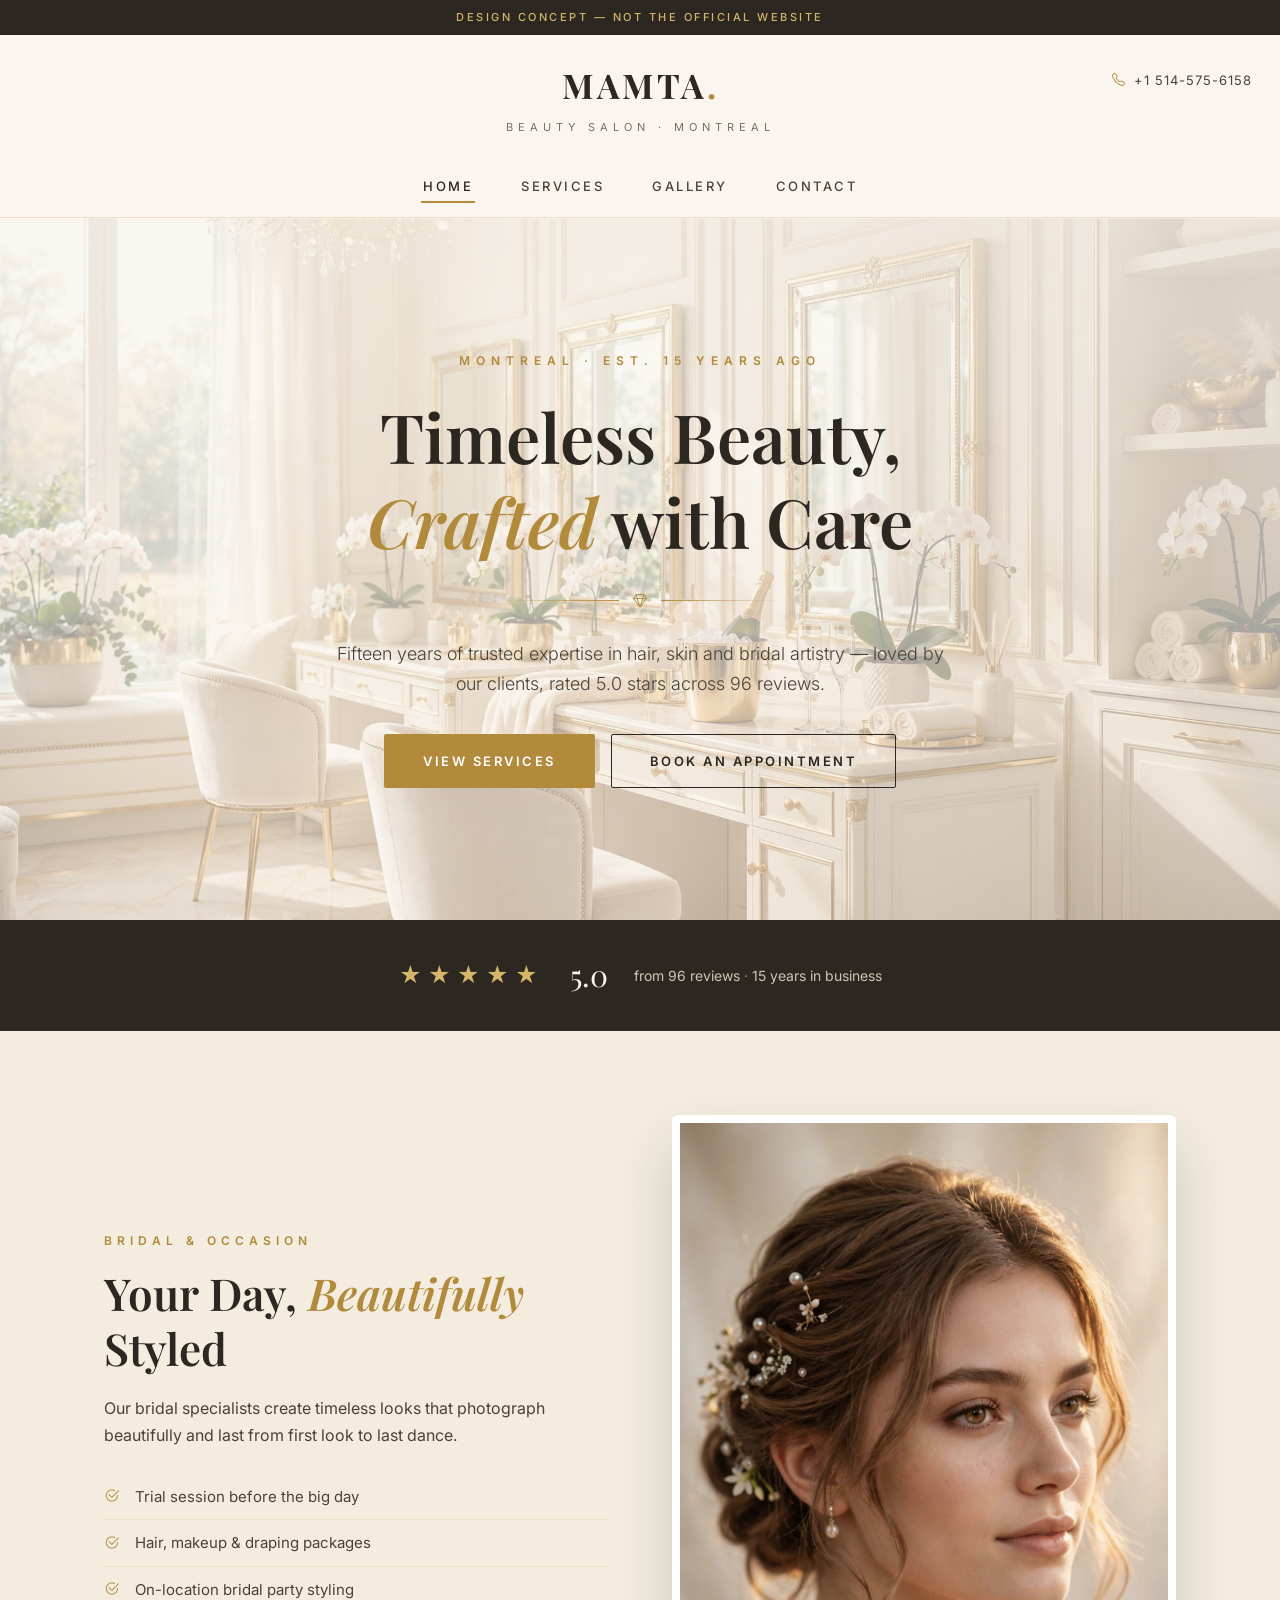
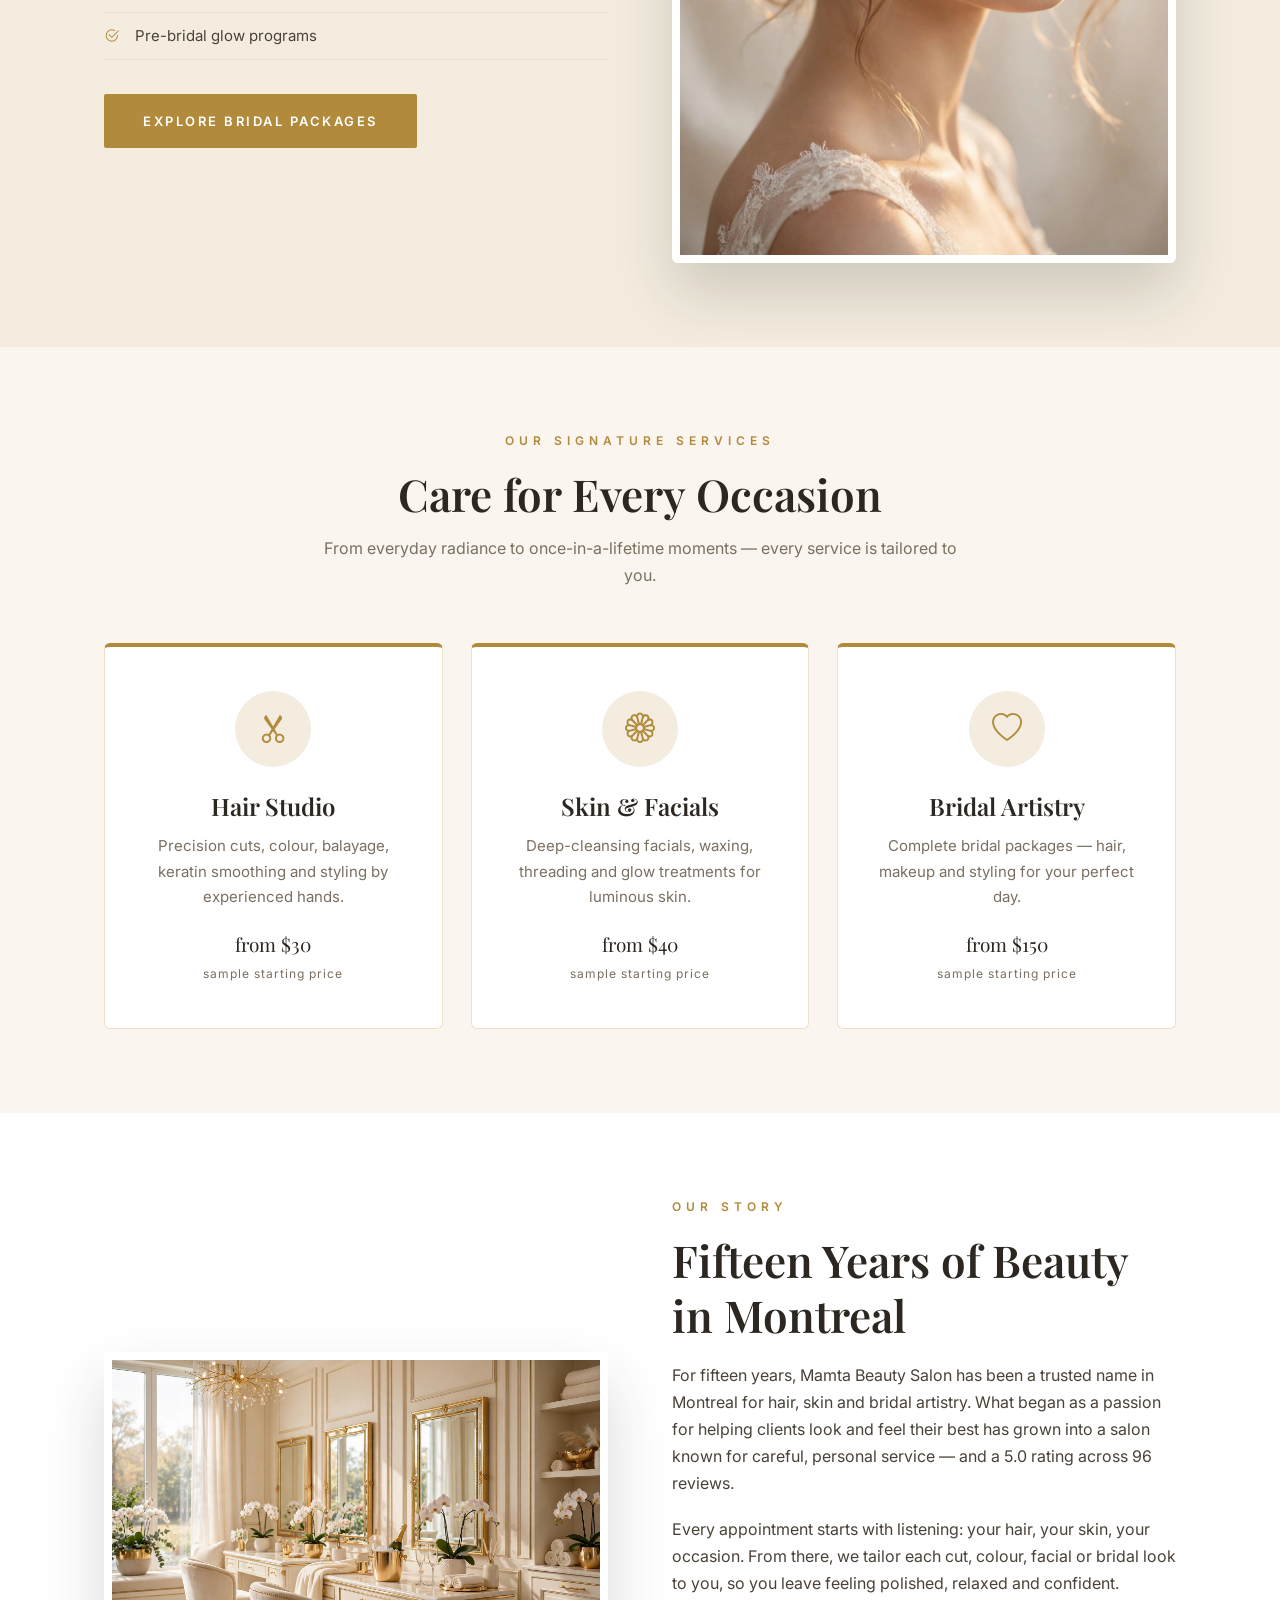
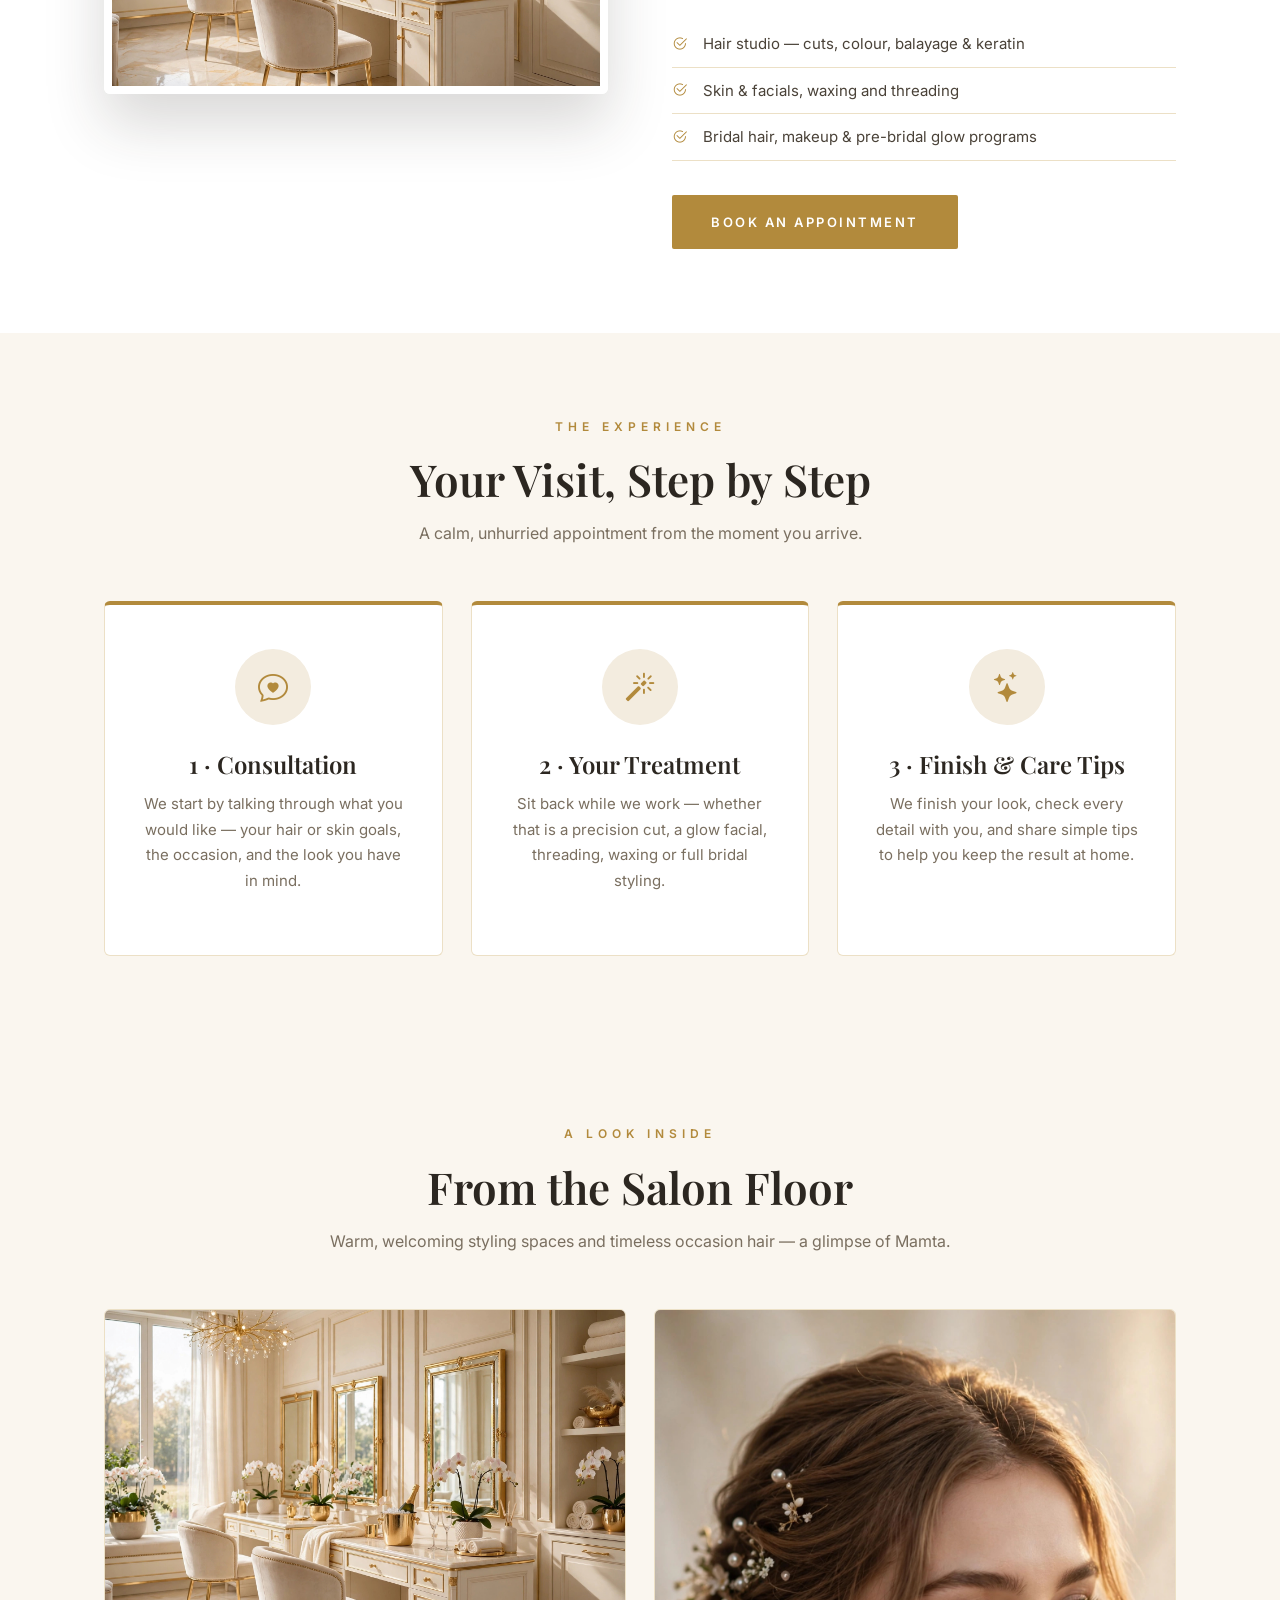
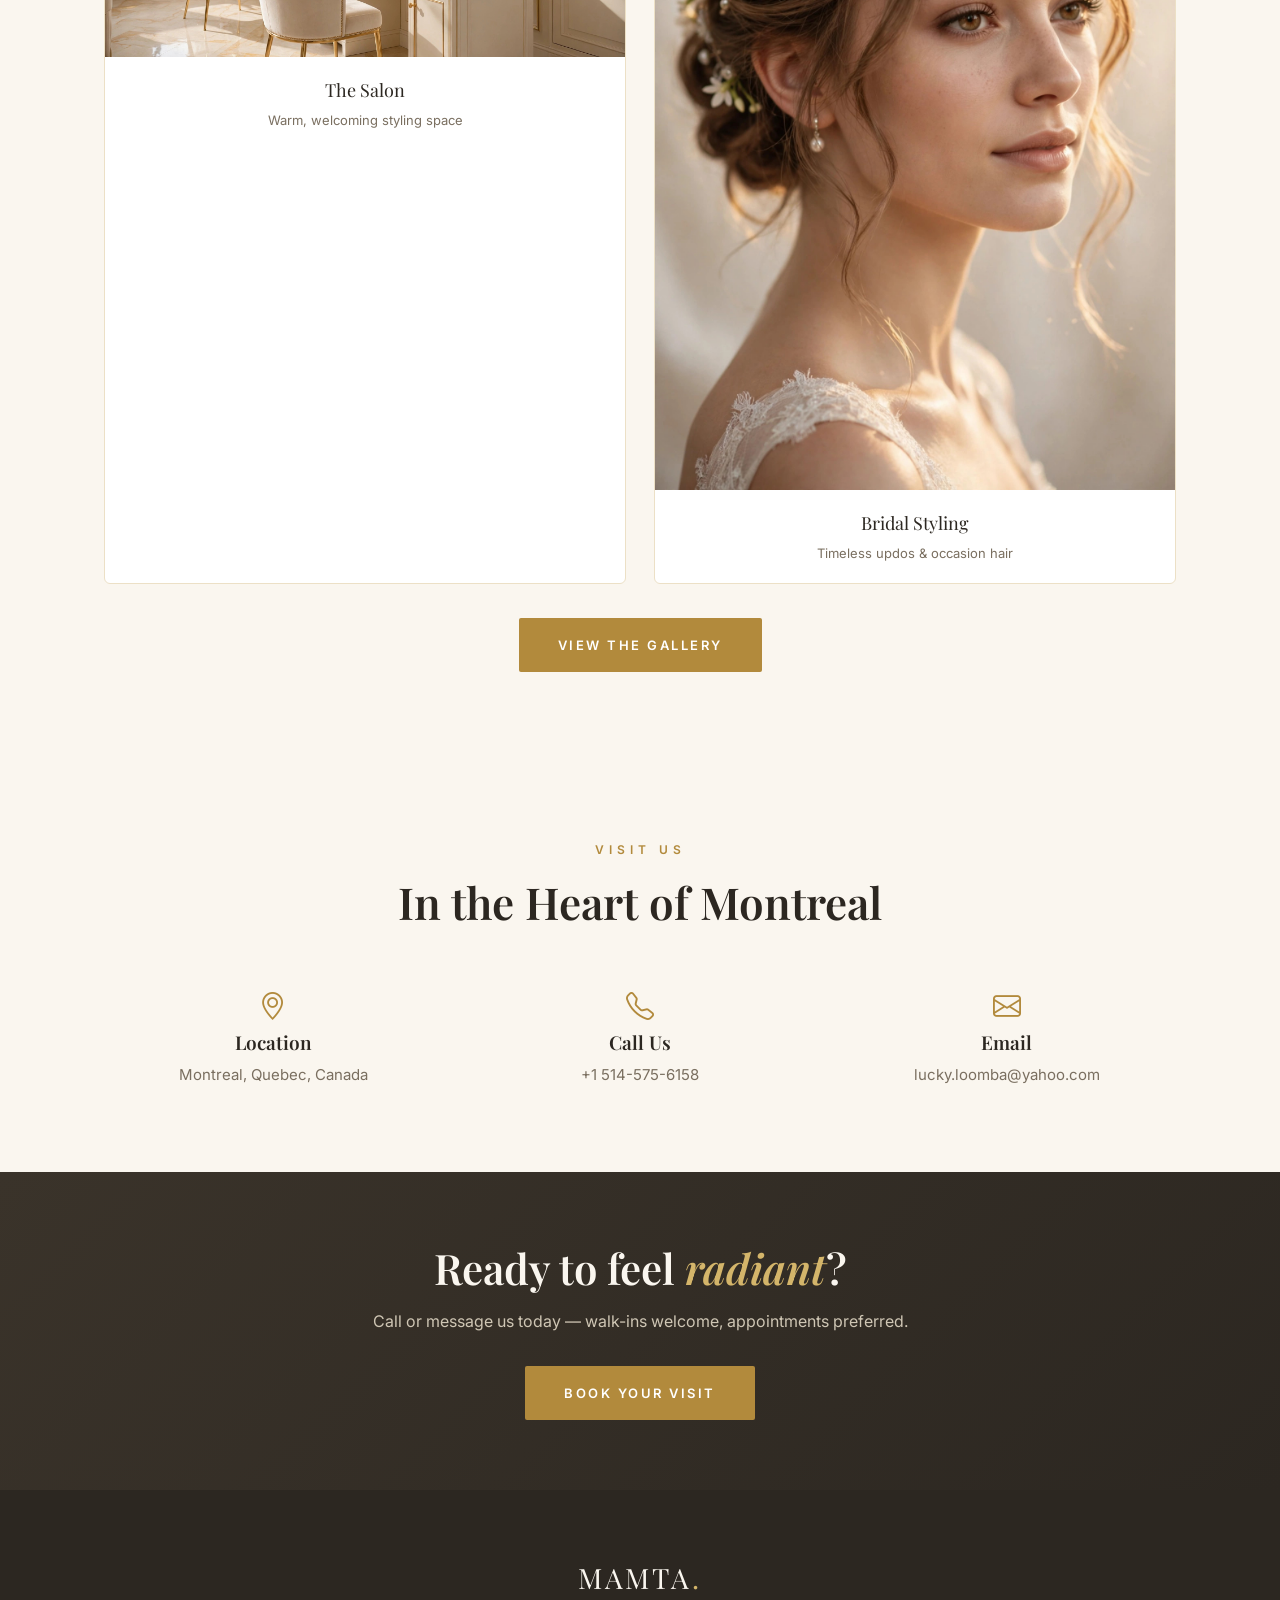
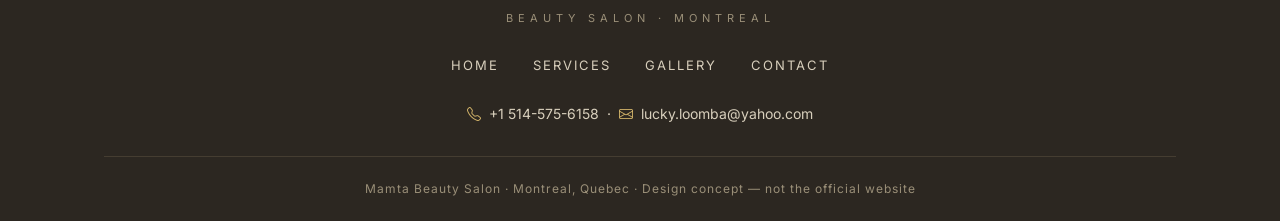
<file: index.html>
<!DOCTYPE html>
<html lang="en">
<head>
<meta charset="UTF-8">
<meta name="viewport" content="width=device-width, initial-scale=1.0">
<title>Mamta Beauty Salon — Montreal | Beauty, Hair &amp; Bridal</title>
<meta name="description" content="Mamta Beauty Salon in Montreal — 15 years of beauty expertise. Hair, skin, bridal and makeup services. 5.0 rating from 96 reviews.">
<link rel="stylesheet" href="https://cdn.jsdelivr.net/npm/bootstrap-icons@1.11.3/font/bootstrap-icons.min.css">
<link rel="stylesheet" href="styles.css">
</head>
<body>
<div class="concept-ribbon">Design concept &mdash; not the official website</div>

<header class="site-header">
  <div class="header-inner">
    <a class="header-phone" href="tel:+15145756158"><i class="bi bi-telephone"></i>+1 514-575-6158</a>
    <div class="brand">
      <div class="name">MAMTA<span>.</span></div>
      <div class="tag">Beauty Salon &middot; Montreal</div>
    </div>
    <input type="checkbox" id="nav-toggle" class="nav-toggle">
    <label for="nav-toggle" class="nav-toggle-label"><i class="bi bi-list"></i></label>
    <nav class="main-nav">
      <a href="index.html" class="active">Home</a>
      <a href="services.html">Services</a>
      <a href="gallery.html">Gallery</a>
      <a href="contact.html">Contact</a>
    </nav>
  </div>
</header>

<section class="hero">
  <div class="hero-inner">
    <div class="kicker">Montreal &middot; Est. 15 Years Ago</div>
    <h1>Timeless Beauty, <em>Crafted</em> with Care</h1>
    <div class="gold-divider"><i class="bi bi-gem"></i></div>
    <p class="lead">Fifteen years of trusted expertise in hair, skin and bridal artistry &mdash; loved by our clients, rated 5.0 stars across 96 reviews.</p>
    <a href="services.html" class="btn btn-gold">View Services</a>
    <a href="contact.html" class="btn btn-outline">Book an Appointment</a>
  </div>
</section>

<div class="rating-strip">
  <div class="wrap">
    <span class="stars" aria-hidden="true">&#9733;&#9733;&#9733;&#9733;&#9733;</span>
    <span class="big">5.0</span>
    <span class="meta">from 96 reviews <span class="dot-sep">&middot;</span> 15 years in business</span>
  </div>
</div>

<section class="bridal">
  <div class="wrap bridal-grid">
    <div class="copy">
      <div class="kicker">Bridal &amp; Occasion</div>
      <h2>Your Day, <span class="serif" style="font-style:italic;color:#b28a3c">Beautifully</span> Styled</h2>
      <p>Our bridal specialists create timeless looks that photograph beautifully and last from first look to last dance.</p>
      <ul>
        <li><i class="bi bi-check2-circle"></i> Trial session before the big day</li>
        <li><i class="bi bi-check2-circle"></i> Hair, makeup &amp; draping packages</li>
        <li><i class="bi bi-check2-circle"></i> On-location bridal party styling</li>
        <li><i class="bi bi-check2-circle"></i> Pre-bridal glow programs</li>
      </ul>
      <a href="services.html" class="btn btn-gold">Explore Bridal Packages</a>
    </div>
    <div class="bridal-img">
      <img src="images/bridal-hair.jpg" alt="Elegant bridal hairstyle" loading="lazy">
    </div>
  </div>
</section>

<section>
  <div class="wrap">
    <div class="sec-head">
      <div class="kicker">Our Signature Services</div>
      <h2>Care for Every Occasion</h2>
      <p>From everyday radiance to once-in-a-lifetime moments &mdash; every service is tailored to you.</p>
    </div>
    <div class="cards">
      <div class="card">
        <div class="icon-circle"><i class="bi bi-scissors"></i></div>
        <h3>Hair Studio</h3>
        <p>Precision cuts, colour, balayage, keratin smoothing and styling by experienced hands.</p>
        <div class="price">from $30<small>sample starting price</small></div>
      </div>
      <div class="card">
        <div class="icon-circle"><i class="bi bi-flower1"></i></div>
        <h3>Skin &amp; Facials</h3>
        <p>Deep-cleansing facials, waxing, threading and glow treatments for luminous skin.</p>
        <div class="price">from $40<small>sample starting price</small></div>
      </div>
      <div class="card">
        <div class="icon-circle"><i class="bi bi-heart"></i></div>
        <h3>Bridal Artistry</h3>
        <p>Complete bridal packages &mdash; hair, makeup and styling for your perfect day.</p>
        <div class="price">from $150<small>sample starting price</small></div>
      </div>
    </div>
  </div>
</section>


<section class="enrich-about">
  <div class="wrap bridal-grid">
    <div class="bridal-img"><img src="images/hero-salon.jpg" alt="Inside Mamta Beauty Salon, Montreal" loading="lazy"></div>
    <div class="copy">
      <div class="kicker">Our Story</div>
      <h2>Fifteen Years of Beauty in Montreal</h2>
      <p>For fifteen years, Mamta Beauty Salon has been a trusted name in Montreal for hair, skin and bridal artistry. What began as a passion for helping clients look and feel their best has grown into a salon known for careful, personal service &mdash; and a 5.0 rating across 96 reviews.</p>
      <p>Every appointment starts with listening: your hair, your skin, your occasion. From there, we tailor each cut, colour, facial or bridal look to you, so you leave feeling polished, relaxed and confident.</p>
      <ul>
        <li><i class="bi bi-check2-circle"></i> Hair studio &mdash; cuts, colour, balayage &amp; keratin</li>
        <li><i class="bi bi-check2-circle"></i> Skin &amp; facials, waxing and threading</li>
        <li><i class="bi bi-check2-circle"></i> Bridal hair, makeup &amp; pre-bridal glow programs</li>
      </ul>
      <a href="contact.html" class="btn btn-gold">Book an Appointment</a>
    </div>
  </div>
</section>

<section class="enrich-experience">
  <div class="wrap">
    <div class="sec-head">
      <div class="kicker">The Experience</div>
      <h2>Your Visit, Step by Step</h2>
      <p>A calm, unhurried appointment from the moment you arrive.</p>
    </div>
    <div class="cards enrich-steps-cards">
      <div class="card"><div class="icon-circle"><i class="bi bi-chat-heart"></i></div><h3>1 &middot; Consultation</h3><p>We start by talking through what you would like &mdash; your hair or skin goals, the occasion, and the look you have in mind.</p></div>
      <div class="card"><div class="icon-circle"><i class="bi bi-magic"></i></div><h3>2 &middot; Your Treatment</h3><p>Sit back while we work &mdash; whether that is a precision cut, a glow facial, threading, waxing or full bridal styling.</p></div>
      <div class="card"><div class="icon-circle"><i class="bi bi-stars"></i></div><h3>3 &middot; Finish &amp; Care Tips</h3><p>We finish your look, check every detail with you, and share simple tips to help you keep the result at home.</p></div>
    </div>
  </div>
</section>

<section class="enrich-gallery">
  <div class="wrap">
    <div class="sec-head">
      <div class="kicker">A Look Inside</div>
      <h2>From the Salon Floor</h2>
      <p>Warm, welcoming styling spaces and timeless occasion hair &mdash; a glimpse of Mamta.</p>
    </div>
    <div class="gallery-grid">
      <figure><img src="images/hero-salon.jpg" alt="Salon interior at Mamta Beauty Salon" loading="lazy"><figcaption>The Salon<small>Warm, welcoming styling space</small></figcaption></figure>
      <figure><img src="images/bridal-hair.jpg" alt="Elegant bridal hairstyle" loading="lazy"><figcaption>Bridal Styling<small>Timeless updos &amp; occasion hair</small></figcaption></figure>
    </div>
    <div style="text-align:center;margin-top:34px"><a href="gallery.html" class="btn btn-gold">View the Gallery</a></div>
  </div>
</section>

<section>
  <div class="wrap">
    <div class="sec-head">
      <div class="kicker">Visit Us</div>
      <h2>In the Heart of Montreal</h2>
    </div>
    <div class="visit-grid">
      <div class="visit-item">
        <i class="bi bi-geo-alt"></i>
        <h3>Location</h3>
        <p>Montreal, Quebec, Canada</p>
      </div>
      <div class="visit-item">
        <i class="bi bi-telephone"></i>
        <h3>Call Us</h3>
        <p><a href="tel:+15145756158">+1 514-575-6158</a></p>
      </div>
      <div class="visit-item">
        <i class="bi bi-envelope"></i>
        <h3>Email</h3>
        <p><a href="mailto:lucky.loomba@yahoo.com">lucky.loomba@yahoo.com</a></p>
      </div>
    </div>
  </div>
</section>

<div class="cta-band">
  <div class="wrap">
    <h2>Ready to feel <em>radiant</em>?</h2>
    <p>Call or message us today &mdash; walk-ins welcome, appointments preferred.</p>
    <a href="contact.html" class="btn btn-gold">Book Your Visit</a>
  </div>
</div>

<footer>
  <div class="wrap">
    <div class="fbrand">MAMTA<span>.</span></div>
    <div class="ftag">Beauty Salon &middot; Montreal</div>
    <div class="flinks">
      <a href="index.html">Home</a>
      <a href="services.html">Services</a>
      <a href="gallery.html">Gallery</a>
      <a href="contact.html">Contact</a>
    </div>
    <div class="fcontact">
      <i class="bi bi-telephone"></i>+1 514-575-6158 &nbsp;&middot;&nbsp;
      <i class="bi bi-envelope"></i>lucky.loomba@yahoo.com
    </div>
    <div class="fbottom">Mamta Beauty Salon &middot; Montreal, Quebec &middot; Design concept &mdash; not the official website</div>
  </div>
</footer>
</body>
</html>
</file>
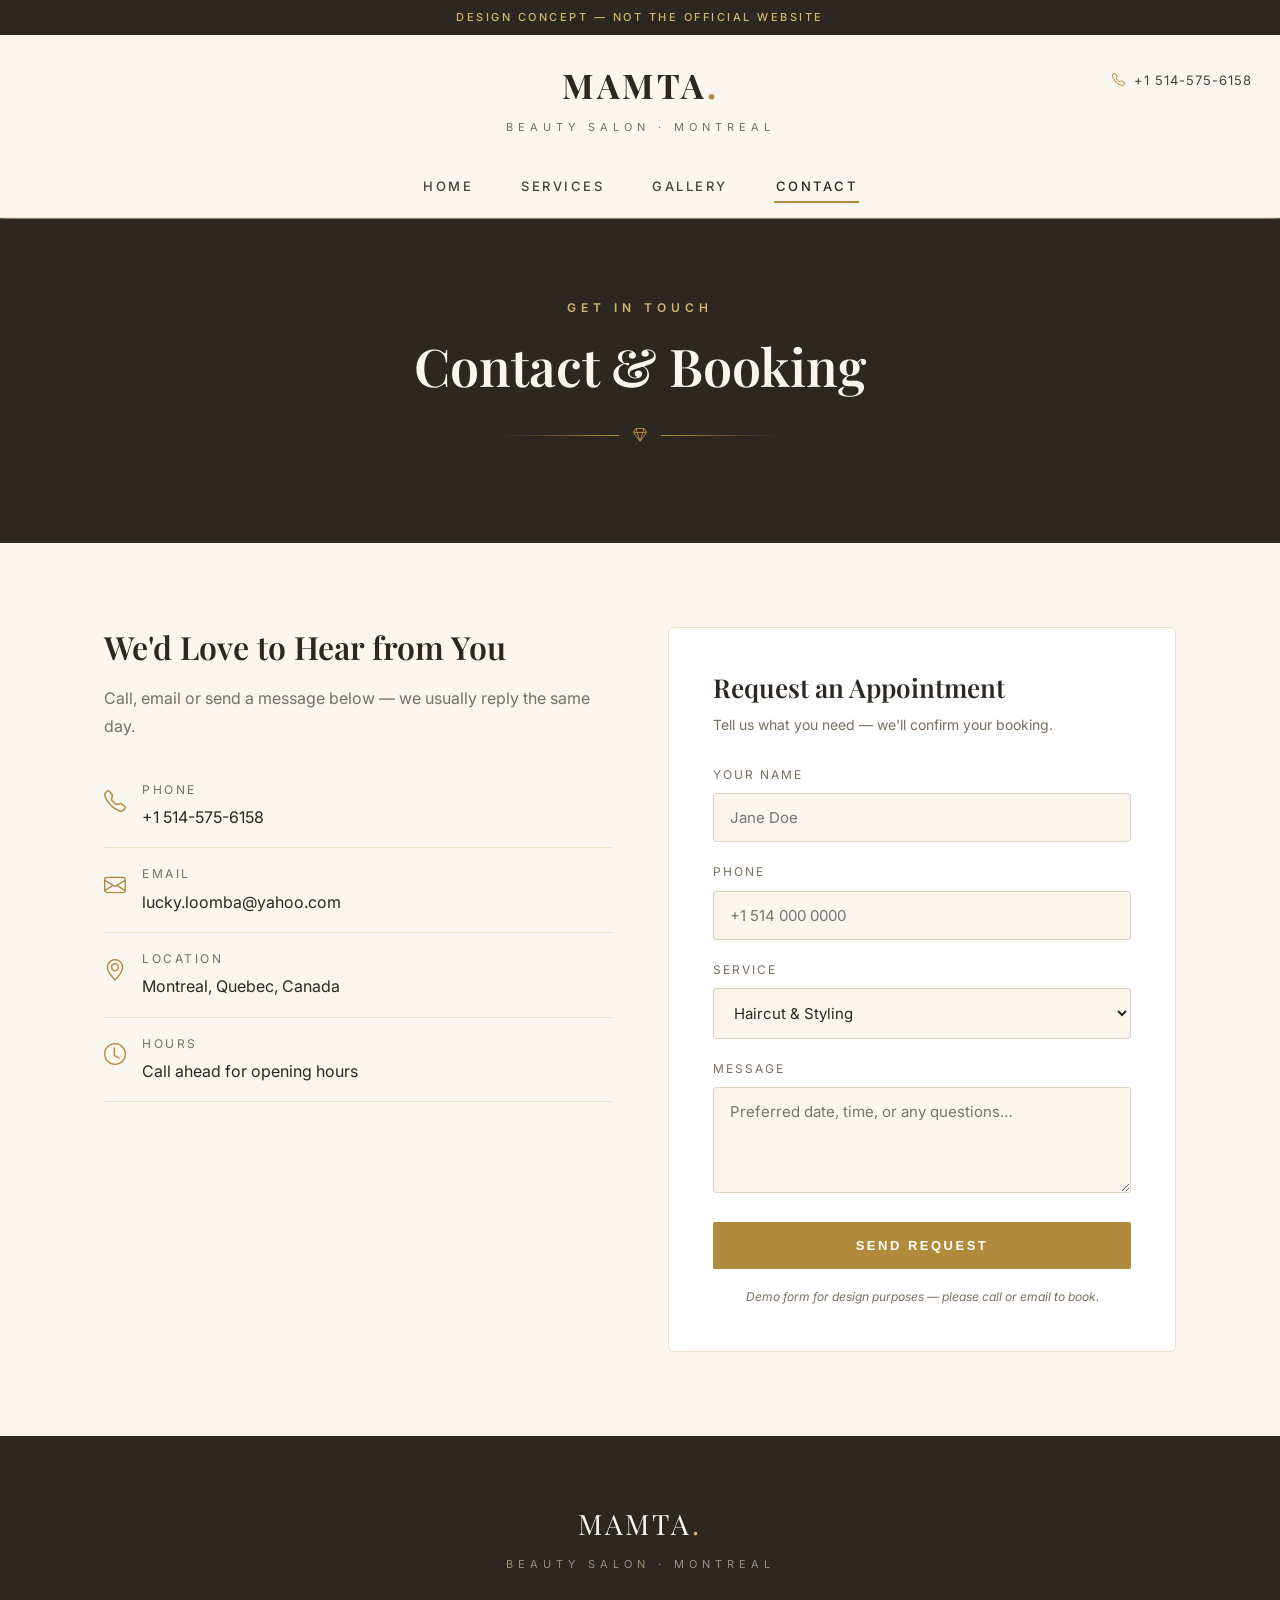
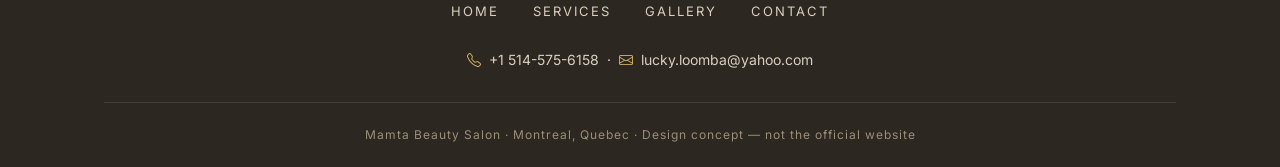
<file: contact.html>
<!DOCTYPE html>
<html lang="en">
<head>
<meta charset="UTF-8">
<meta name="viewport" content="width=device-width, initial-scale=1.0">
<title>Contact — Mamta Beauty Salon, Montreal</title>
<meta name="description" content="Contact Mamta Beauty Salon, Montreal — call +1 514-575-6158 or email lucky.loomba@yahoo.com to book.">
<link rel="stylesheet" href="https://cdn.jsdelivr.net/npm/bootstrap-icons@1.11.3/font/bootstrap-icons.min.css">
<link rel="stylesheet" href="styles.css">
</head>
<body>
<div class="concept-ribbon">Design concept &mdash; not the official website</div>

<header class="site-header">
  <div class="header-inner">
    <a class="header-phone" href="tel:+15145756158"><i class="bi bi-telephone"></i>+1 514-575-6158</a>
    <div class="brand">
      <div class="name">MAMTA<span>.</span></div>
      <div class="tag">Beauty Salon &middot; Montreal</div>
    </div>
    <input type="checkbox" id="nav-toggle" class="nav-toggle">
    <label for="nav-toggle" class="nav-toggle-label"><i class="bi bi-list"></i></label>
    <nav class="main-nav">
      <a href="index.html">Home</a>
      <a href="services.html">Services</a>
      <a href="gallery.html">Gallery</a>
      <a href="contact.html" class="active">Contact</a>
    </nav>
  </div>
</header>

<div class="page-hero">
  <div class="wrap">
    <div class="kicker">Get In Touch</div>
    <h1>Contact &amp; Booking</h1>
    <div class="gold-divider"><i class="bi bi-gem"></i></div>
  </div>
</div>

<section>
  <div class="wrap contact-grid">
    <div class="contact-info">
      <h2>We'd Love to Hear from You</h2>
      <p style="color:#7a6f60;margin-bottom:24px">Call, email or send a message below &mdash; we usually reply the same day.</p>
      <div class="contact-line">
        <i class="bi bi-telephone"></i>
        <div><div class="lbl">Phone</div><div class="val"><a href="tel:+15145756158">+1 514-575-6158</a></div></div>
      </div>
      <div class="contact-line">
        <i class="bi bi-envelope"></i>
        <div><div class="lbl">Email</div><div class="val"><a href="mailto:lucky.loomba@yahoo.com">lucky.loomba@yahoo.com</a></div></div>
      </div>
      <div class="contact-line">
        <i class="bi bi-geo-alt"></i>
        <div><div class="lbl">Location</div><div class="val">Montreal, Quebec, Canada</div></div>
      </div>
      <div class="contact-line">
        <i class="bi bi-clock"></i>
        <div><div class="lbl">Hours</div><div class="val">Call ahead for opening hours</div></div>
      </div>
    </div>
    <form class="demo-form" action="#" method="post" onsubmit="return false;">
      <h3>Request an Appointment</h3>
      <p class="form-sub">Tell us what you need &mdash; we'll confirm your booking.</p>
      <div class="field">
        <label for="cname">Your Name</label>
        <input type="text" id="cname" name="name" placeholder="Jane Doe" required>
      </div>
      <div class="field">
        <label for="cphone">Phone</label>
        <input type="tel" id="cphone" name="phone" placeholder="+1 514 000 0000" required>
      </div>
      <div class="field">
        <label for="cservice">Service</label>
        <select id="cservice" name="service">
          <option>Haircut &amp; Styling</option>
          <option>Colour / Balayage</option>
          <option>Facial / Skin Treatment</option>
          <option>Bridal Package</option>
          <option>Other</option>
        </select>
      </div>
      <div class="field">
        <label for="cmsg">Message</label>
        <textarea id="cmsg" name="message" rows="4" placeholder="Preferred date, time, or any questions&hellip;"></textarea>
      </div>
      <button type="submit" class="btn btn-gold" style="width:100%">Send Request</button>
      <p class="demo-tag">Demo form for design purposes &mdash; please call or email to book.</p>
    </form>
  </div>
</section>

<footer>
  <div class="wrap">
    <div class="fbrand">MAMTA<span>.</span></div>
    <div class="ftag">Beauty Salon &middot; Montreal</div>
    <div class="flinks">
      <a href="index.html">Home</a>
      <a href="services.html">Services</a>
      <a href="gallery.html">Gallery</a>
      <a href="contact.html">Contact</a>
    </div>
    <div class="fcontact">
      <i class="bi bi-telephone"></i>+1 514-575-6158 &nbsp;&middot;&nbsp;
      <i class="bi bi-envelope"></i>lucky.loomba@yahoo.com
    </div>
    <div class="fbottom">Mamta Beauty Salon &middot; Montreal, Quebec &middot; Design concept &mdash; not the official website</div>
  </div>
</footer>
</body>
</html>
</file>
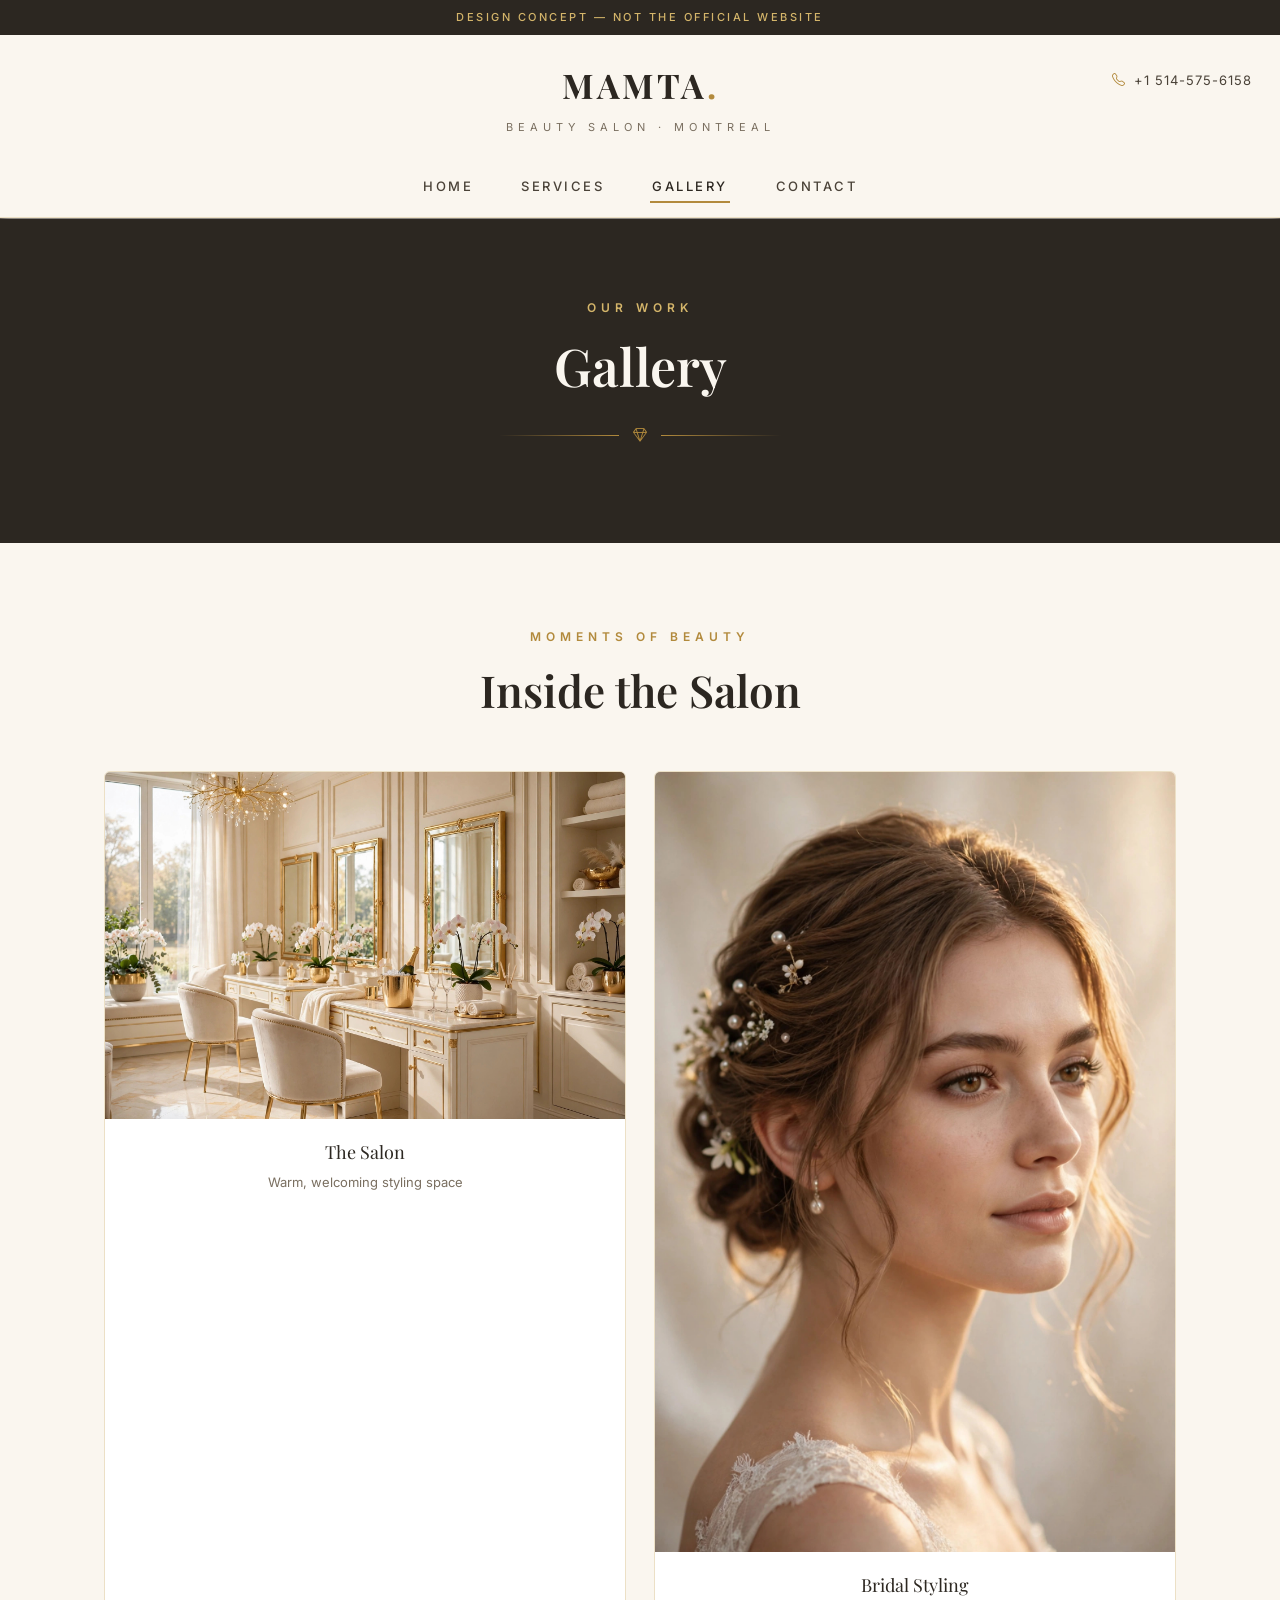
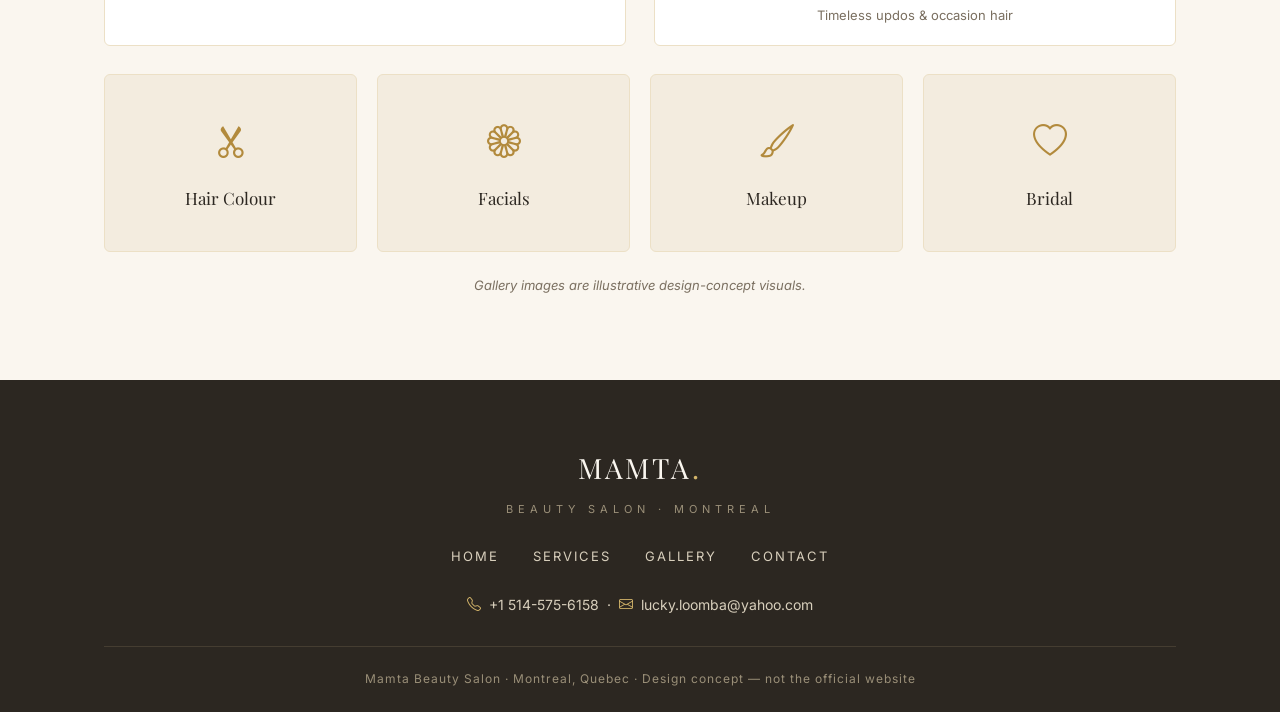
<file: gallery.html>
<!DOCTYPE html>
<html lang="en">
<head>
<meta charset="UTF-8">
<meta name="viewport" content="width=device-width, initial-scale=1.0">
<title>Gallery — Mamta Beauty Salon, Montreal</title>
<meta name="description" content="A look inside Mamta Beauty Salon, Montreal — salon, bridal styling and beauty work.">
<link rel="stylesheet" href="https://cdn.jsdelivr.net/npm/bootstrap-icons@1.11.3/font/bootstrap-icons.min.css">
<link rel="stylesheet" href="styles.css">
</head>
<body>
<div class="concept-ribbon">Design concept &mdash; not the official website</div>

<header class="site-header">
  <div class="header-inner">
    <a class="header-phone" href="tel:+15145756158"><i class="bi bi-telephone"></i>+1 514-575-6158</a>
    <div class="brand">
      <div class="name">MAMTA<span>.</span></div>
      <div class="tag">Beauty Salon &middot; Montreal</div>
    </div>
    <input type="checkbox" id="nav-toggle" class="nav-toggle">
    <label for="nav-toggle" class="nav-toggle-label"><i class="bi bi-list"></i></label>
    <nav class="main-nav">
      <a href="index.html">Home</a>
      <a href="services.html">Services</a>
      <a href="gallery.html" class="active">Gallery</a>
      <a href="contact.html">Contact</a>
    </nav>
  </div>
</header>

<div class="page-hero">
  <div class="wrap">
    <div class="kicker">Our Work</div>
    <h1>Gallery</h1>
    <div class="gold-divider"><i class="bi bi-gem"></i></div>
  </div>
</div>

<section>
  <div class="wrap">
    <div class="sec-head">
      <div class="kicker">Moments of Beauty</div>
      <h2>Inside the Salon</h2>
    </div>
    <div class="gallery-grid">
      <figure>
        <img src="images/hero-salon.jpg" alt="Salon interior" loading="lazy">
        <figcaption>The Salon<small>Warm, welcoming styling space</small></figcaption>
      </figure>
      <figure>
        <img src="images/bridal-hair.jpg" alt="Bridal hairstyle" loading="lazy">
        <figcaption>Bridal Styling<small>Timeless updos &amp; occasion hair</small></figcaption>
      </figure>
    </div>
    <div class="gallery-tiles">
      <div class="tile"><i class="bi bi-scissors"></i><p>Hair Colour</p></div>
      <div class="tile"><i class="bi bi-flower1"></i><p>Facials</p></div>
      <div class="tile"><i class="bi bi-brush"></i><p>Makeup</p></div>
      <div class="tile"><i class="bi bi-heart"></i><p>Bridal</p></div>
    </div>
    <p class="sample-note">Gallery images are illustrative design-concept visuals.</p>
  </div>
</section>

<footer>
  <div class="wrap">
    <div class="fbrand">MAMTA<span>.</span></div>
    <div class="ftag">Beauty Salon &middot; Montreal</div>
    <div class="flinks">
      <a href="index.html">Home</a>
      <a href="services.html">Services</a>
      <a href="gallery.html">Gallery</a>
      <a href="contact.html">Contact</a>
    </div>
    <div class="fcontact">
      <i class="bi bi-telephone"></i>+1 514-575-6158 &nbsp;&middot;&nbsp;
      <i class="bi bi-envelope"></i>lucky.loomba@yahoo.com
    </div>
    <div class="fbottom">Mamta Beauty Salon &middot; Montreal, Quebec &middot; Design concept &mdash; not the official website</div>
  </div>
</footer>
</body>
</html>
</file>
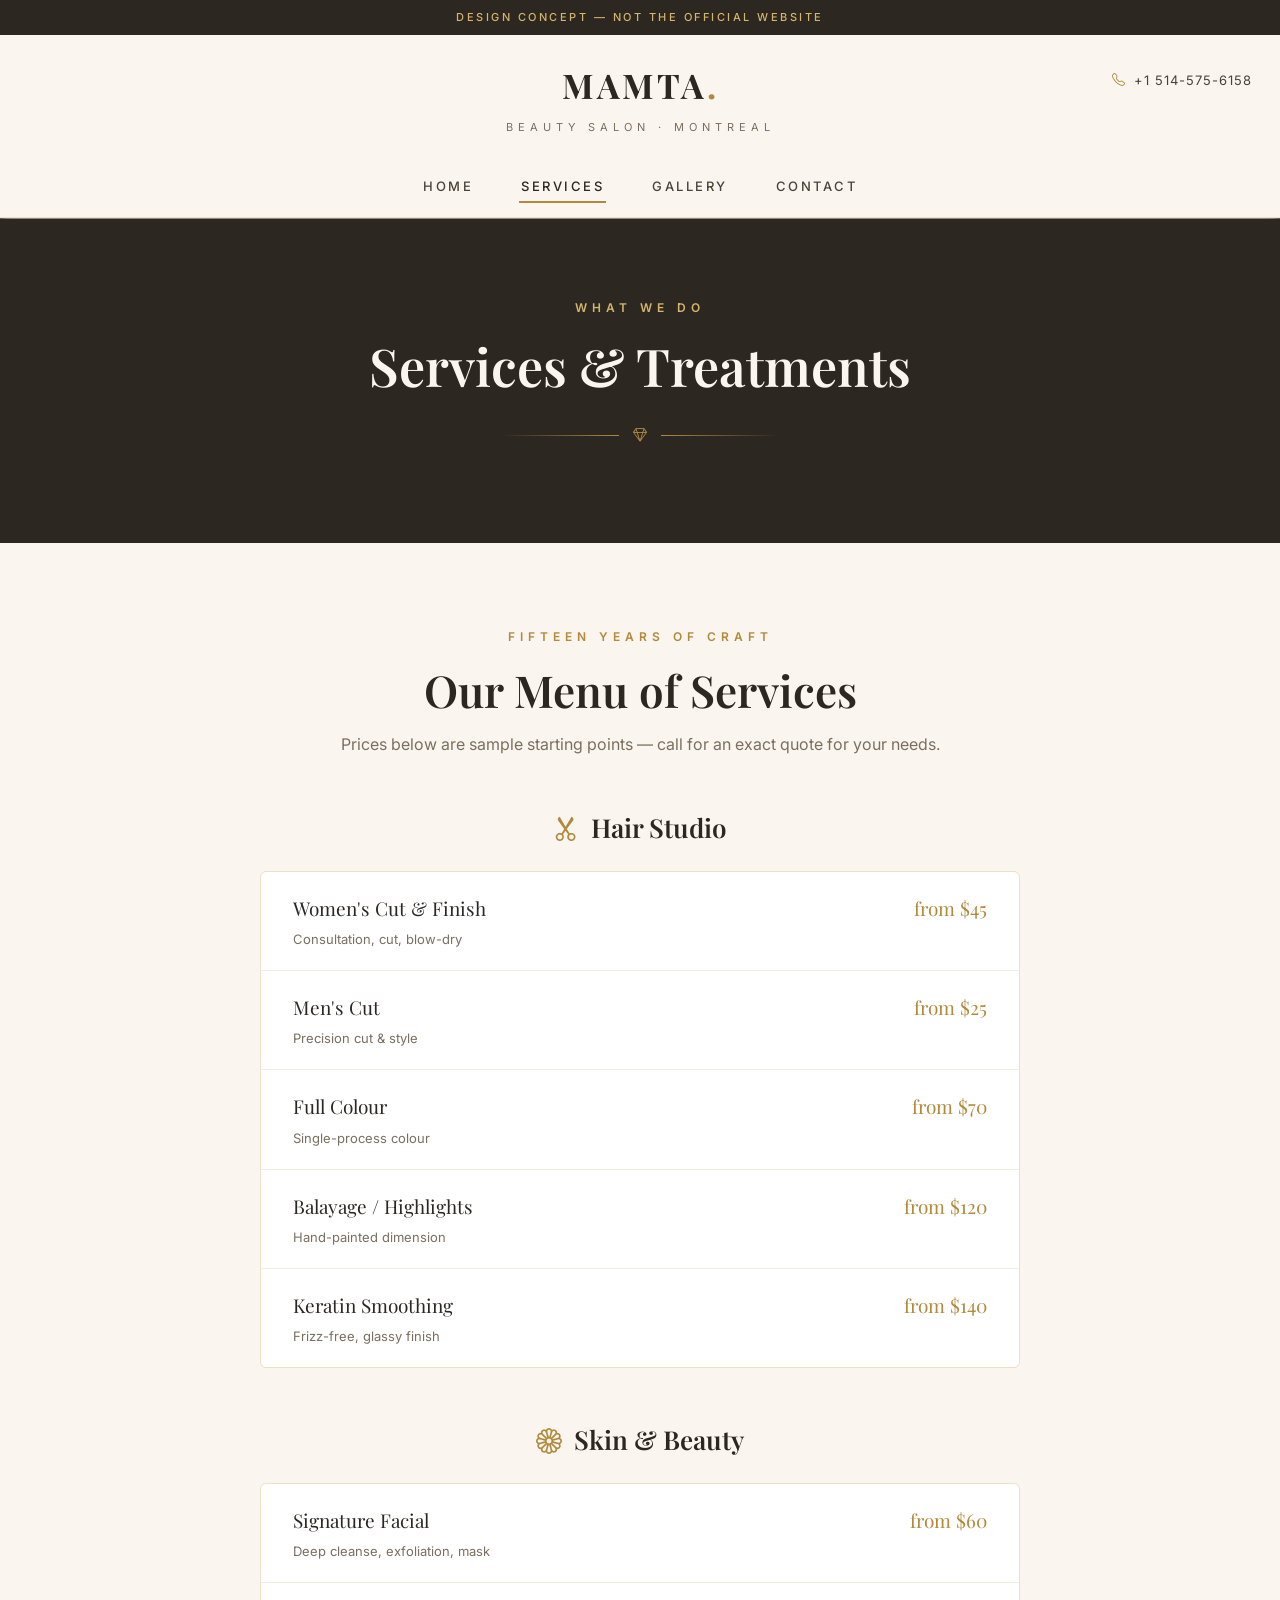
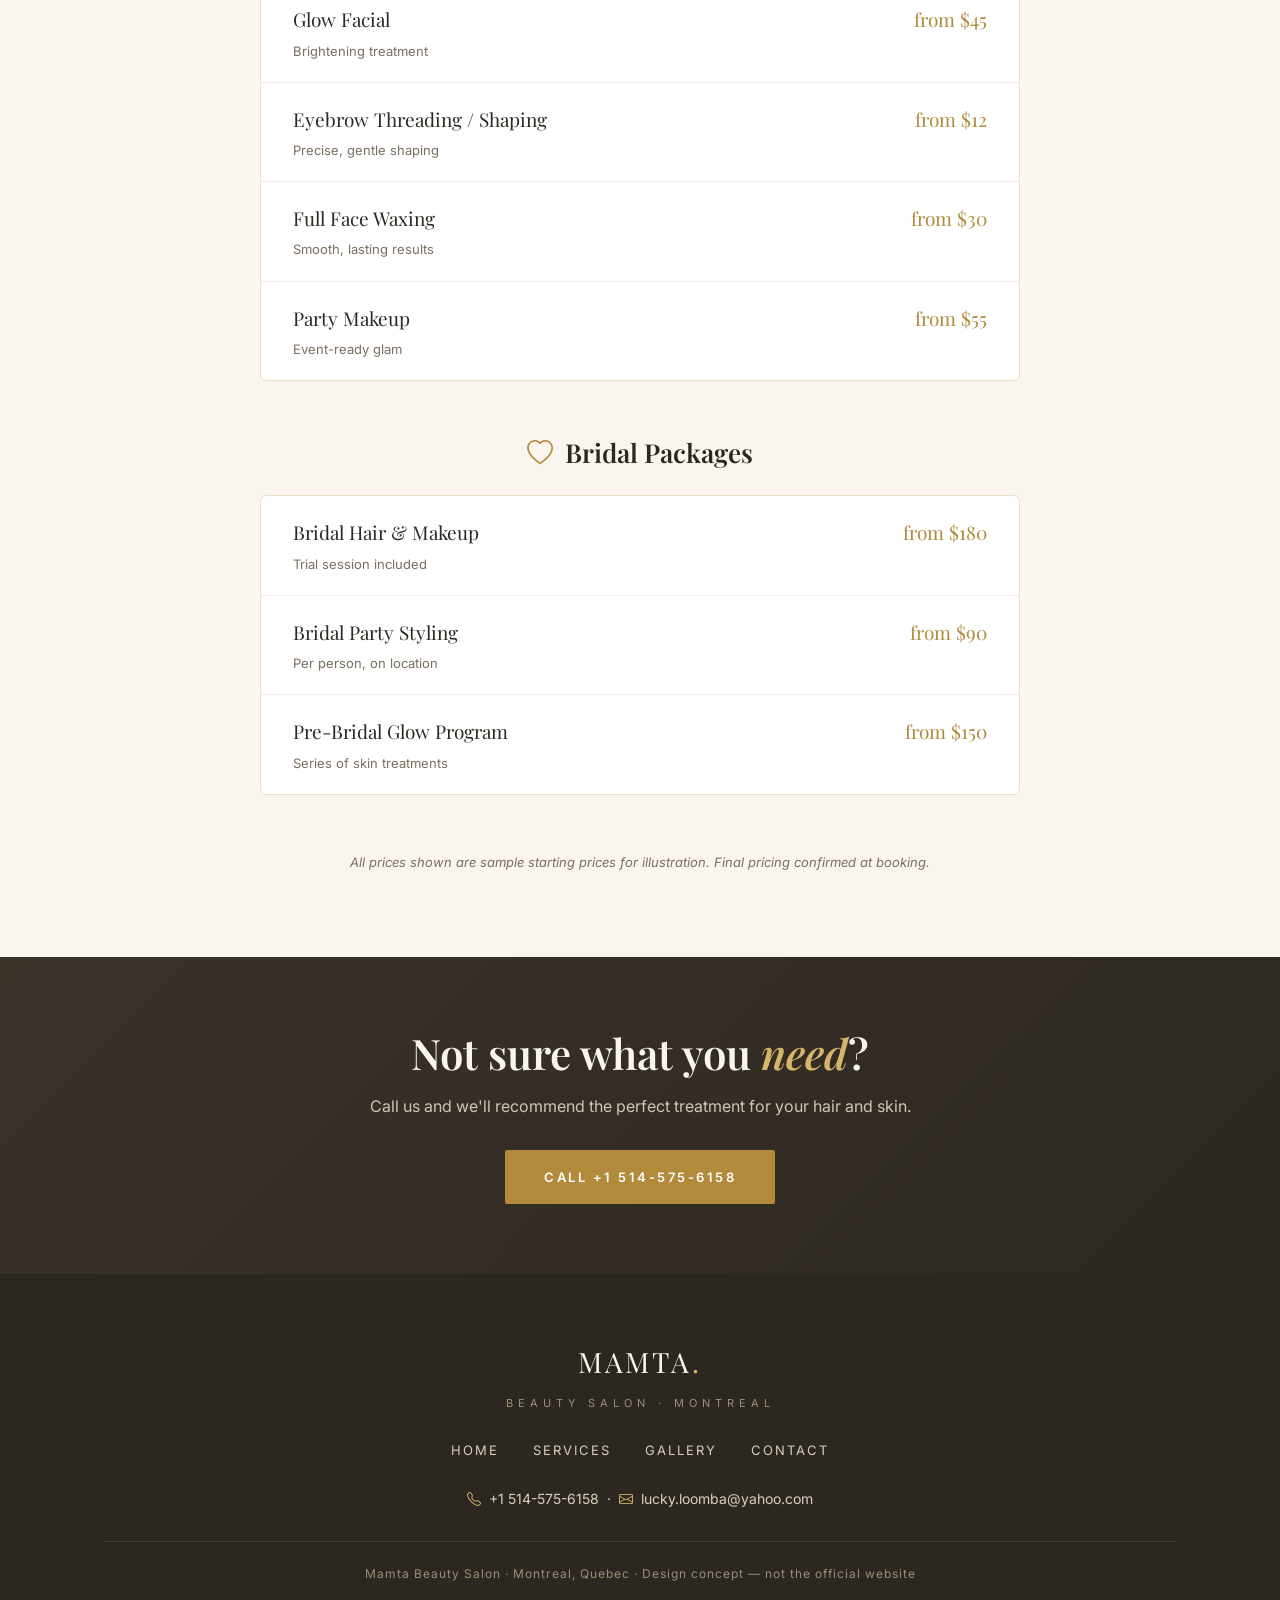
<file: services.html>
<!DOCTYPE html>
<html lang="en">
<head>
<meta charset="UTF-8">
<meta name="viewport" content="width=device-width, initial-scale=1.0">
<title>Services — Mamta Beauty Salon, Montreal</title>
<meta name="description" content="Hair, skin, bridal and makeup services at Mamta Beauty Salon, Montreal.">
<link rel="stylesheet" href="https://cdn.jsdelivr.net/npm/bootstrap-icons@1.11.3/font/bootstrap-icons.min.css">
<link rel="stylesheet" href="styles.css">
</head>
<body>
<div class="concept-ribbon">Design concept &mdash; not the official website</div>

<header class="site-header">
  <div class="header-inner">
    <a class="header-phone" href="tel:+15145756158"><i class="bi bi-telephone"></i>+1 514-575-6158</a>
    <div class="brand">
      <div class="name">MAMTA<span>.</span></div>
      <div class="tag">Beauty Salon &middot; Montreal</div>
    </div>
    <input type="checkbox" id="nav-toggle" class="nav-toggle">
    <label for="nav-toggle" class="nav-toggle-label"><i class="bi bi-list"></i></label>
    <nav class="main-nav">
      <a href="index.html">Home</a>
      <a href="services.html" class="active">Services</a>
      <a href="gallery.html">Gallery</a>
      <a href="contact.html">Contact</a>
    </nav>
  </div>
</header>

<div class="page-hero">
  <div class="wrap">
    <div class="kicker">What We Do</div>
    <h1>Services &amp; Treatments</h1>
    <div class="gold-divider"><i class="bi bi-gem"></i></div>
  </div>
</div>

<section>
  <div class="wrap">
    <div class="sec-head">
      <div class="kicker">Fifteen Years of Craft</div>
      <h2>Our Menu of Services</h2>
      <p>Prices below are sample starting points &mdash; call for an exact quote for your needs.</p>
    </div>

    <div class="price-group">
      <h3><i class="bi bi-scissors" style="color:#b28a3c"></i>&nbsp; Hair Studio</h3>
      <div class="price-list">
        <div class="price-row"><div class="svc">Women's Cut &amp; Finish<small>Consultation, cut, blow-dry</small></div><div class="amt">from $45</div></div>
        <div class="price-row"><div class="svc">Men's Cut<small>Precision cut &amp; style</small></div><div class="amt">from $25</div></div>
        <div class="price-row"><div class="svc">Full Colour<small>Single-process colour</small></div><div class="amt">from $70</div></div>
        <div class="price-row"><div class="svc">Balayage / Highlights<small>Hand-painted dimension</small></div><div class="amt">from $120</div></div>
        <div class="price-row"><div class="svc">Keratin Smoothing<small>Frizz-free, glassy finish</small></div><div class="amt">from $140</div></div>
      </div>
    </div>

    <div class="price-group">
      <h3><i class="bi bi-flower1" style="color:#b28a3c"></i>&nbsp; Skin &amp; Beauty</h3>
      <div class="price-list">
        <div class="price-row"><div class="svc">Signature Facial<small>Deep cleanse, exfoliation, mask</small></div><div class="amt">from $60</div></div>
        <div class="price-row"><div class="svc">Glow Facial<small>Brightening treatment</small></div><div class="amt">from $45</div></div>
        <div class="price-row"><div class="svc">Eyebrow Threading / Shaping<small>Precise, gentle shaping</small></div><div class="amt">from $12</div></div>
        <div class="price-row"><div class="svc">Full Face Waxing<small>Smooth, lasting results</small></div><div class="amt">from $30</div></div>
        <div class="price-row"><div class="svc">Party Makeup<small>Event-ready glam</small></div><div class="amt">from $55</div></div>
      </div>
    </div>

    <div class="price-group">
      <h3><i class="bi bi-heart" style="color:#b28a3c"></i>&nbsp; Bridal Packages</h3>
      <div class="price-list">
        <div class="price-row"><div class="svc">Bridal Hair &amp; Makeup<small>Trial session included</small></div><div class="amt">from $180</div></div>
        <div class="price-row"><div class="svc">Bridal Party Styling<small>Per person, on location</small></div><div class="amt">from $90</div></div>
        <div class="price-row"><div class="svc">Pre-Bridal Glow Program<small>Series of skin treatments</small></div><div class="amt">from $150</div></div>
      </div>
    </div>

    <p class="sample-note">All prices shown are sample starting prices for illustration. Final pricing confirmed at booking.</p>
  </div>
</section>

<div class="cta-band">
  <div class="wrap">
    <h2>Not sure what you <em>need</em>?</h2>
    <p>Call us and we'll recommend the perfect treatment for your hair and skin.</p>
    <a href="tel:+15145756158" class="btn btn-gold">Call +1 514-575-6158</a>
  </div>
</div>

<footer>
  <div class="wrap">
    <div class="fbrand">MAMTA<span>.</span></div>
    <div class="ftag">Beauty Salon &middot; Montreal</div>
    <div class="flinks">
      <a href="index.html">Home</a>
      <a href="services.html">Services</a>
      <a href="gallery.html">Gallery</a>
      <a href="contact.html">Contact</a>
    </div>
    <div class="fcontact">
      <i class="bi bi-telephone"></i>+1 514-575-6158 &nbsp;&middot;&nbsp;
      <i class="bi bi-envelope"></i>lucky.loomba@yahoo.com
    </div>
    <div class="fbottom">Mamta Beauty Salon &middot; Montreal, Quebec &middot; Design concept &mdash; not the official website</div>
  </div>
</footer>
</body>
</html>
</file>
<file: styles.css>
/* Mamta Beauty Salon — warm ivory + charcoal + gold, light luxury */
@import url('https://fonts.googleapis.com/css2?family=Playfair+Display:ital,wght@0,400;0,500;0,600;0,700;1,400;1,500&family=Inter:wght@300;400;500;600&display=swap');

:root{
  --ivory:#faf6ef;
  --ivory-deep:#f3ecdf;
  --charcoal:#2c2721;
  --charcoal-soft:#4a4238;
  --gold:#b28a3c;
  --gold-light:#d4b56a;
  --gold-faint:#ece0c6;
  --white:#ffffff;
  --muted:#7a6f60;
}

*{margin:0;padding:0;box-sizing:border-box}
html{scroll-behavior:smooth}
body{
  font-family:'Inter',sans-serif;
  background:var(--ivory);
  color:var(--charcoal);
  line-height:1.7;
  font-size:16px;
}
img{max-width:100%;display:block;height:auto}
a{color:inherit;text-decoration:none}
.wrap{max-width:1120px;margin:0 auto;padding:0 24px}
h1,h2,h3,.serif{font-family:'Playfair Display',serif;font-weight:600;line-height:1.25}
section{padding:84px 0}

/* Design-concept ribbon */
.concept-ribbon{
  background:var(--charcoal);color:var(--gold-light);
  font-size:11px;letter-spacing:2.5px;text-transform:uppercase;
  text-align:center;padding:8px 16px;font-weight:500;
}

/* Header — centred luxury */
.site-header{background:rgba(250,246,239,.97);border-bottom:1px solid var(--gold-faint);position:sticky;top:0;z-index:50;backdrop-filter:blur(6px)}
.header-inner{display:flex;flex-direction:column;align-items:center;padding:22px 24px 0}
.brand{text-align:center}
.brand .name{font-family:'Playfair Display',serif;font-size:34px;font-weight:700;letter-spacing:3px}
.brand .name span{color:var(--gold)}
.brand .tag{font-size:11px;letter-spacing:5px;text-transform:uppercase;color:var(--muted);margin-top:4px}
nav.main-nav{display:flex;gap:44px;margin-top:18px;padding:14px 0}
nav.main-nav a{font-size:13px;letter-spacing:2.5px;text-transform:uppercase;color:var(--charcoal-soft);padding:6px 2px;position:relative;font-weight:500}
nav.main-nav a::after{content:'';position:absolute;left:0;bottom:0;height:2px;width:0;background:var(--gold);transition:width .3s}
nav.main-nav a:hover::after,nav.main-nav a.active::after{width:100%}
nav.main-nav a.active{color:var(--charcoal)}
.header-phone{position:absolute;right:28px;top:34px;font-size:13px;color:var(--charcoal-soft);letter-spacing:1px}
.header-phone i{color:var(--gold);margin-right:8px}
.nav-toggle{display:none}
.nav-toggle-label{display:none;cursor:pointer;font-size:26px;color:var(--charcoal);padding:10px 0}

/* Hero — full-bleed soft, centred */
.hero{
  position:relative;min-height:78vh;display:flex;align-items:center;justify-content:center;text-align:center;
  background:linear-gradient(rgba(250,246,239,.82),rgba(250,246,239,.55)),url('images/hero-salon.jpg') center/cover no-repeat;
  padding:100px 24px;
}
.hero-inner{max-width:760px}
.hero .kicker{font-size:12px;letter-spacing:6px;text-transform:uppercase;color:var(--gold);font-weight:600;margin-bottom:22px}
.hero h1{font-size:clamp(40px,6vw,68px);font-weight:600}
.hero h1 em{font-style:italic;color:var(--gold)}
.gold-divider{display:flex;align-items:center;justify-content:center;gap:14px;margin:26px auto}
.gold-divider::before,.gold-divider::after{content:'';height:1px;width:120px;background:linear-gradient(90deg,transparent,var(--gold));}
.gold-divider::after{background:linear-gradient(90deg,var(--gold),transparent)}
.gold-divider i{color:var(--gold);font-size:14px}
.hero p.lead{font-size:18px;color:var(--charcoal-soft);max-width:620px;margin:0 auto 34px;font-weight:300}
.btn{display:inline-block;padding:15px 38px;font-size:13px;letter-spacing:2.5px;text-transform:uppercase;font-weight:600;border-radius:2px;transition:all .3s;cursor:pointer;border:1px solid transparent}
.btn-gold{background:var(--gold);color:#fff}
.btn-gold:hover{background:#97752f;transform:translateY(-2px)}
.btn-outline{border-color:var(--charcoal);color:var(--charcoal);background:transparent;margin-left:12px}
.btn-outline:hover{background:var(--charcoal);color:var(--ivory)}

/* Rating strip */
.rating-strip{background:var(--charcoal);color:var(--ivory);padding:30px 0}
.rating-strip .wrap{display:flex;align-items:center;justify-content:center;gap:26px;flex-wrap:wrap;text-align:center}
.rating-strip .stars{color:var(--gold-light);font-size:22px;letter-spacing:6px}
.rating-strip .big{font-family:'Playfair Display',serif;font-size:30px}
.rating-strip .meta{font-size:14px;color:#cfc6b4}
.dot-sep{color:var(--gold);}

/* Section headings — centred */
.sec-head{text-align:center;max-width:640px;margin:0 auto 54px}
.sec-head .kicker{font-size:12px;letter-spacing:5px;text-transform:uppercase;color:var(--gold);font-weight:600;margin-bottom:14px}
.sec-head h2{font-size:clamp(30px,4vw,44px);margin-bottom:14px}
.sec-head p{color:var(--muted)}

/* Service cards */
.cards{display:grid;grid-template-columns:repeat(3,1fr);gap:28px}
.card{background:var(--white);border-radius:6px;overflow:hidden;border:1px solid var(--gold-faint);border-top:4px solid var(--gold);padding:44px 34px;text-align:center;transition:transform .3s,box-shadow .3s}
.card:hover{transform:translateY(-8px);box-shadow:0 24px 50px rgba(44,39,33,.12)}
.card .icon-circle{width:76px;height:76px;margin:0 auto 24px;border-radius:50%;background:var(--ivory-deep);display:flex;align-items:center;justify-content:center}
.card .icon-circle i{font-size:30px;color:var(--gold)}
.card h3{font-size:24px;margin-bottom:12px}
.card p{font-size:15px;color:var(--muted);margin-bottom:18px}
.card .price{font-family:'Playfair Display',serif;font-size:19px;color:var(--charcoal)}
.card .price small{display:block;font-family:'Inter',sans-serif;font-size:12px;color:var(--muted);letter-spacing:1px;margin-top:4px}

/* Bridal section — split, image right */
.bridal{background:var(--ivory-deep)}
.bridal-grid{display:grid;grid-template-columns:1fr 1fr;gap:64px;align-items:center}
.bridal-grid .copy .kicker{font-size:12px;letter-spacing:5px;text-transform:uppercase;color:var(--gold);font-weight:600;margin-bottom:14px}
.bridal-grid h2{font-size:clamp(30px,4vw,44px);margin-bottom:20px}
.bridal-grid p{color:var(--charcoal-soft);margin-bottom:18px}
.bridal-grid ul{list-style:none;margin:24px 0 34px}
.bridal-grid ul li{padding:10px 0;border-bottom:1px solid var(--gold-faint);color:var(--charcoal-soft);font-size:15px}
.bridal-grid ul li i{color:var(--gold);margin-right:12px}
.bridal-img{border-radius:6px;overflow:hidden;box-shadow:0 30px 60px rgba(44,39,33,.18);border:8px solid var(--white)}

/* Reviews summary strip (real numbers only) */
.reviews-strip{background:var(--white);border-top:1px solid var(--gold-faint);border-bottom:1px solid var(--gold-faint);text-align:center}
.review-big{font-family:'Playfair Display',serif;font-size:88px;line-height:1;color:var(--charcoal)}
.review-big .of{font-size:30px;color:var(--muted)}
.review-stars{color:var(--gold);font-size:30px;letter-spacing:8px;margin:14px 0}
.review-count{font-size:15px;color:var(--muted);letter-spacing:1px}
.review-note{margin-top:18px;font-size:13px;color:var(--muted);font-style:italic}

/* Visit strip */
.visit-grid{display:grid;grid-template-columns:repeat(3,1fr);gap:28px;text-align:center}
.visit-item i{font-size:28px;color:var(--gold);margin-bottom:14px}
.visit-item h3{font-size:19px;margin-bottom:8px}
.visit-item p,.visit-item a{font-size:15px;color:var(--muted)}
.visit-item a:hover{color:var(--gold)}

/* Page hero (inner pages) */
.page-hero{background:var(--charcoal);color:var(--ivory);text-align:center;padding:80px 24px 70px}
.page-hero .kicker{font-size:12px;letter-spacing:5px;text-transform:uppercase;color:var(--gold-light);font-weight:600;margin-bottom:14px}
.page-hero h1{font-size:clamp(34px,5vw,52px)}

/* Price list */
.price-list{max-width:760px;margin:0 auto;background:var(--white);border:1px solid var(--gold-faint);border-radius:6px;overflow:hidden}
.price-row{display:flex;justify-content:space-between;align-items:baseline;gap:20px;padding:20px 32px;border-bottom:1px solid var(--ivory-deep)}
.price-row:last-child{border-bottom:none}
.price-row .svc{font-family:'Playfair Display',serif;font-size:19px}
.price-row .svc small{display:block;font-family:'Inter',sans-serif;font-size:13px;color:var(--muted);margin-top:4px}
.price-row .amt{font-family:'Playfair Display',serif;font-size:19px;color:var(--gold);white-space:nowrap}
.sample-note{text-align:center;font-size:13px;color:var(--muted);font-style:italic;margin-top:22px}
.price-group{margin-bottom:56px}
.price-group h3{text-align:center;font-size:26px;margin-bottom:26px}

/* Gallery */
.gallery-grid{display:grid;grid-template-columns:repeat(2,1fr);gap:28px}
.gallery-grid figure{border-radius:6px;overflow:hidden;border:1px solid var(--gold-faint);background:var(--white)}
.gallery-grid figcaption{padding:18px 22px;font-family:'Playfair Display',serif;font-size:18px;text-align:center}
.gallery-grid figcaption small{display:block;font-family:'Inter',sans-serif;font-size:13px;color:var(--muted);margin-top:4px}
.gallery-tiles{display:grid;grid-template-columns:repeat(4,1fr);gap:20px;margin-top:28px}
.tile{background:var(--ivory-deep);border:1px solid var(--gold-faint);border-radius:6px;padding:38px 16px;text-align:center}
.tile i{font-size:34px;color:var(--gold)}
.tile p{margin-top:14px;font-family:'Playfair Display',serif;font-size:17px}

/* Contact */
.contact-grid{display:grid;grid-template-columns:1fr 1fr;gap:56px;align-items:start}
.contact-info h2{font-size:32px;margin-bottom:18px}
.contact-line{display:flex;gap:16px;align-items:flex-start;padding:16px 0;border-bottom:1px solid var(--gold-faint)}
.contact-line i{color:var(--gold);font-size:22px;margin-top:3px}
.contact-line .lbl{font-size:12px;letter-spacing:2.5px;text-transform:uppercase;color:var(--muted);margin-bottom:4px}
.contact-line .val{font-size:16px}
.demo-form{background:var(--white);border:1px solid var(--gold-faint);border-radius:6px;padding:44px}
.demo-form h3{font-size:26px;margin-bottom:8px}
.demo-form .form-sub{font-size:14px;color:var(--muted);margin-bottom:28px}
.field{margin-bottom:20px}
.field label{display:block;font-size:12px;letter-spacing:2px;text-transform:uppercase;color:var(--muted);margin-bottom:8px}
.field input,.field textarea,.field select{width:100%;padding:14px 16px;border:1px solid #ddd2bd;border-radius:3px;font-family:'Inter',sans-serif;font-size:15px;background:var(--ivory);color:var(--charcoal)}
.field input:focus,.field textarea:focus,.field select:focus{outline:none;border-color:var(--gold);box-shadow:0 0 0 3px rgba(178,138,60,.15)}
.demo-tag{font-size:12px;color:var(--muted);font-style:italic;margin-top:18px;text-align:center}

/* Footer — refined, centred */
footer{background:var(--charcoal);color:#d8cfbc;padding:64px 0 0;text-align:center}
footer .fbrand{font-family:'Playfair Display',serif;font-size:28px;letter-spacing:3px;color:var(--ivory)}
footer .fbrand span{color:var(--gold-light)}
footer .ftag{font-size:11px;letter-spacing:5px;text-transform:uppercase;color:#9a8f78;margin:8px 0 26px}
footer .flinks{display:flex;justify-content:center;gap:34px;margin-bottom:26px;flex-wrap:wrap}
footer .flinks a{font-size:13px;letter-spacing:2px;text-transform:uppercase;color:#d8cfbc}
footer .flinks a:hover{color:var(--gold-light)}
footer .fcontact{font-size:14px;margin-bottom:30px}
footer .fcontact i{color:var(--gold-light);margin-right:8px}
footer .fbottom{border-top:1px solid #453d31;padding:22px;font-size:12px;color:#9a8f78;letter-spacing:1px}

/* CTA band */
.cta-band{background:linear-gradient(135deg,#3a332a,#2c2721);color:var(--ivory);text-align:center;padding:70px 24px}
.cta-band h2{font-size:clamp(28px,4vw,42px);margin-bottom:14px}
.cta-band h2 em{color:var(--gold-light);font-style:italic}
.cta-band p{color:#cfc6b4;margin-bottom:30px;max-width:560px;margin-left:auto;margin-right:auto}

/* Responsive */
@media(max-width:900px){
  .cards,.visit-grid{grid-template-columns:1fr 1fr}
  .bridal-grid,.contact-grid{grid-template-columns:1fr;gap:40px}
  .gallery-tiles{grid-template-columns:1fr 1fr}
}
@media(max-width:640px){
  section{padding:60px 0}
  .cards,.visit-grid,.gallery-grid{grid-template-columns:1fr}
  .header-phone{display:none}
  .nav-toggle-label{display:block;text-align:center}
  nav.main-nav{display:none;flex-direction:column;gap:0;width:100%;margin-top:0;padding:0}
  nav.main-nav a{padding:14px 0;border-top:1px solid var(--gold-faint);text-align:center}
  #nav-toggle:checked + .nav-toggle-label + nav.main-nav{display:flex}
  .btn-outline{margin-left:0;margin-top:12px}
}

/* --- Homepage enrichment (added sections) --- */

.enrich-about{background:var(--white)}
.enrich-about img{height:auto}
.enrich-experience{background:var(--ivory)}
.enrich-faq{background:var(--white);border-top:1px solid var(--gold-faint)}
.enrich-faq-wrap{max-width:820px}
.enrich-faq-list{display:grid;gap:14px;text-align:left}
.enrich-faq-list details{background:var(--ivory);border:1px solid var(--gold-faint);border-radius:6px;padding:20px 26px}
.enrich-faq-list summary{font-family:'Playfair Display',serif;font-weight:600;font-size:18px;cursor:pointer;color:var(--charcoal)}
.enrich-faq-list details p{color:var(--muted);margin-top:10px;font-size:15px}
.enrich-gallery img{height:auto;width:100%}
@media(max-width:640px){.enrich-faq-list details{padding:18px 20px}}
</file>
